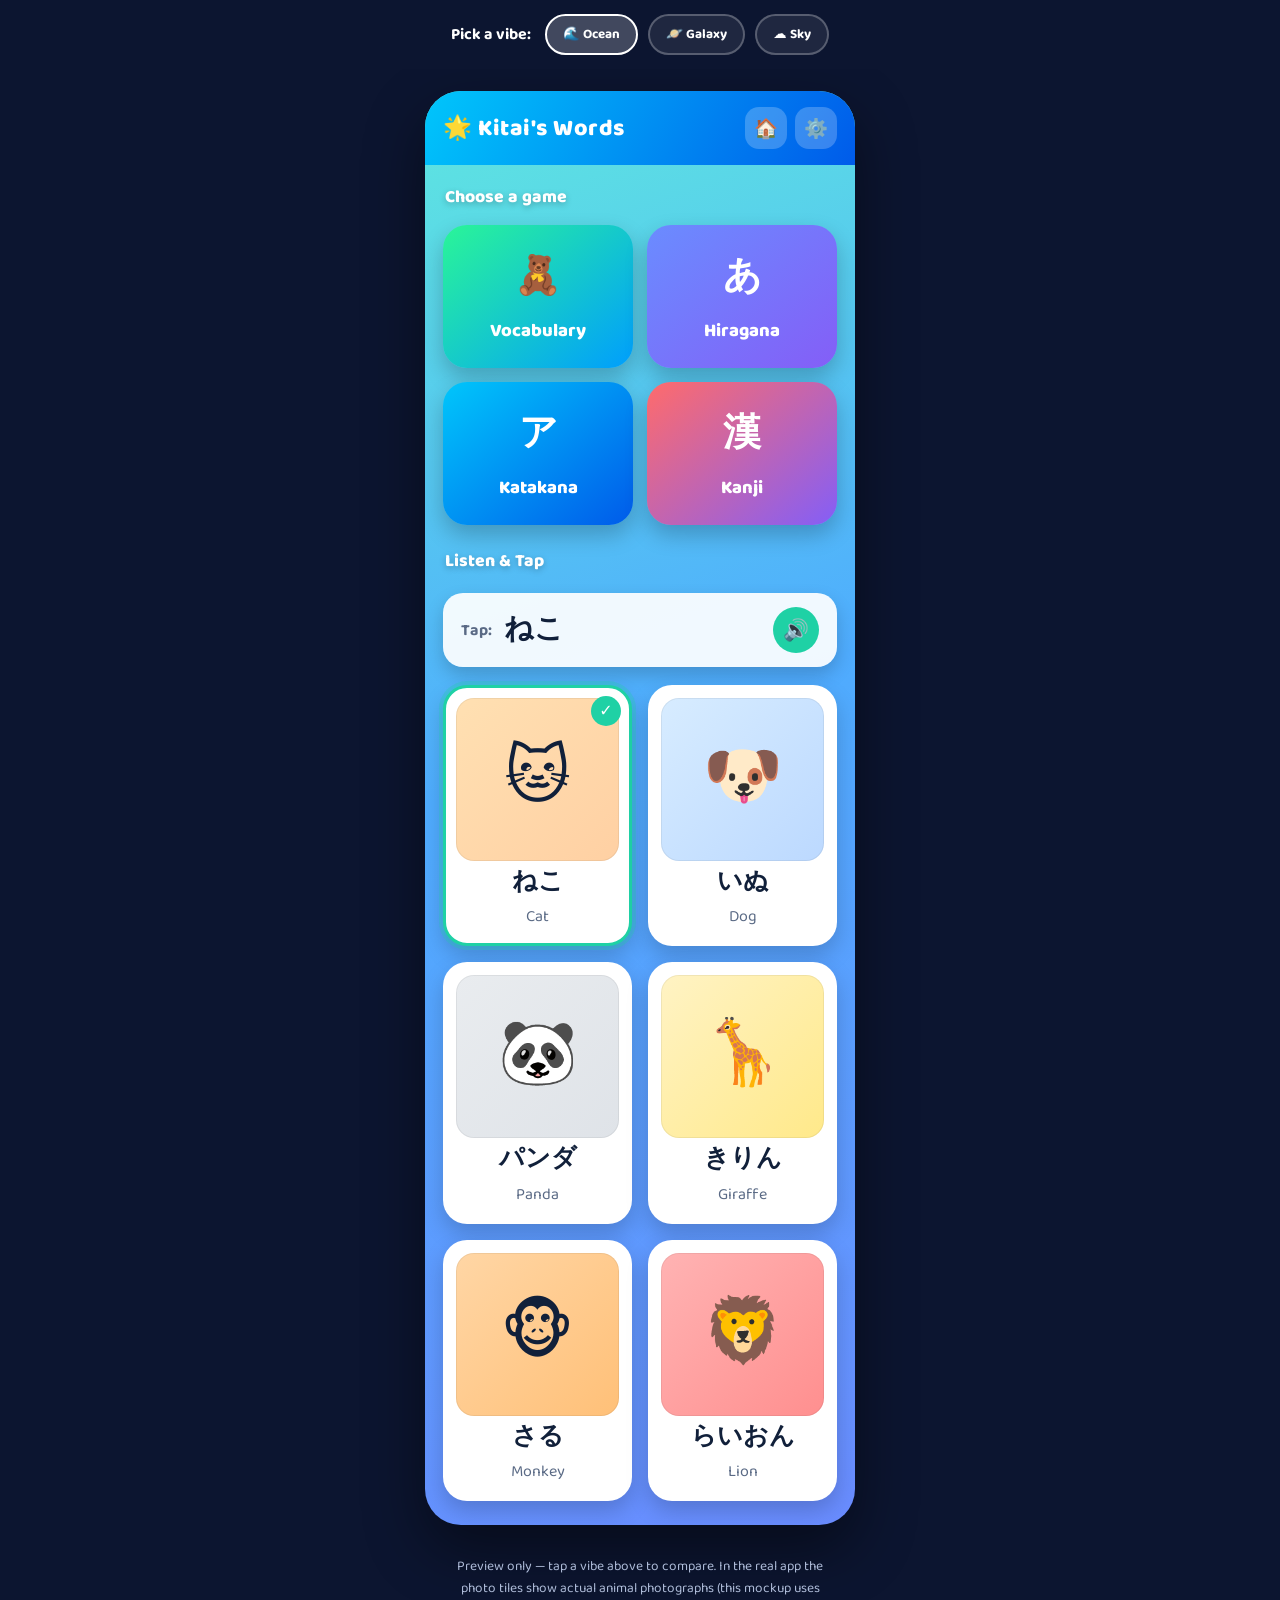
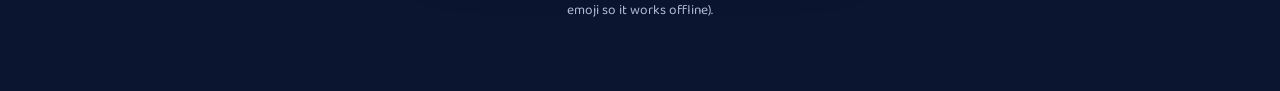
<file: theme-preview.html>
<!DOCTYPE html>
<html lang="en">
<head>
<meta charset="UTF-8" />
<meta name="viewport" content="width=device-width, initial-scale=1.0" />
<title>Kitai's Words — Theme Preview</title>
<style>
  @import url("https://fonts.googleapis.com/css2?family=Baloo+2:wght@500;700;800&display=swap");

  /* ===== THEME VARIANTS (the bluish options) ===== */
  :root[data-theme="ocean"] {
    --bg: linear-gradient(160deg, #5ee7df 0%, #4facfe 45%, #6a8cff 100%);
    --header: linear-gradient(120deg, #00c6fb, #005bea);
    --header-text: #ffffff;
    --accent: #ff6b6b;     /* coral pop */
    --accent-2: #1fd1a5;   /* mint */
    --accent-3: #845ef7;   /* purple */
    --tile-1: linear-gradient(140deg, #2af598, #009efd);
    --tile-2: linear-gradient(140deg, #6a8cff, #845ef7);
    --tile-3: linear-gradient(140deg, #00c6fb, #005bea);
  }
  :root[data-theme="galaxy"] {
    --bg: linear-gradient(160deg, #3a1c71 0%, #2b5bd7 50%, #00c6fb 100%);
    --header: linear-gradient(120deg, #7b2ff7, #2b5bd7);
    --header-text: #ffffff;
    --accent: #ff8fab;
    --accent-2: #38f9d7;
    --accent-3: #ffd93d;
    --tile-1: linear-gradient(140deg, #f857a6, #7b2ff7);
    --tile-2: linear-gradient(140deg, #43cea2, #185a9d);
    --tile-3: linear-gradient(140deg, #4e54c8, #00c6fb);
  }
  :root[data-theme="sky"] {
    --bg: linear-gradient(160deg, #a1ffce 0%, #5ee7ff 40%, #4f9cff 100%);
    --header: linear-gradient(120deg, #2af5e0, #2b8cff);
    --header-text: #053b6b;
    --accent: #ff7a59;
    --accent-2: #12b886;
    --accent-3: #5b6cff;
    --tile-1: linear-gradient(140deg, #38f9d7, #43a9ff);
    --tile-2: linear-gradient(140deg, #5b9df9, #6a5bff);
    --tile-3: linear-gradient(140deg, #56ccf2, #2b8cff);
  }

  * { box-sizing: border-box; }
  body {
    margin: 0;
    font-family: "Baloo 2", "Segoe UI", system-ui, sans-serif;
    background: #0c1530;
    color: #11203a;
    padding-bottom: 40px;
  }

  /* ===== Theme switcher bar ===== */
  .switcher {
    display: flex;
    gap: 10px;
    flex-wrap: wrap;
    align-items: center;
    justify-content: center;
    padding: 14px;
    background: #0c1530;
    color: #fff;
    position: sticky;
    top: 0;
    z-index: 10;
  }
  .switcher span { font-weight: 700; margin-right: 4px; }
  .switcher button {
    border: 2px solid rgba(255,255,255,0.25);
    background: rgba(255,255,255,0.08);
    color: #fff;
    font-family: inherit;
    font-weight: 700;
    padding: 8px 16px;
    border-radius: 999px;
    cursor: pointer;
  }
  .switcher button.active { border-color: #fff; background: rgba(255,255,255,0.22); }

  /* ===== Phone frame ===== */
  .phone {
    max-width: 430px;
    margin: 22px auto;
    background: var(--bg);
    border-radius: 36px;
    overflow: hidden;
    box-shadow: 0 24px 60px rgba(0,0,0,0.45);
    min-height: 820px;
  }

  header {
    display: flex;
    justify-content: space-between;
    align-items: center;
    padding: 16px 18px;
    background: var(--header);
    color: var(--header-text);
    font-weight: 800;
    letter-spacing: 0.5px;
  }
  .logo { font-size: 1.45rem; display: flex; align-items: center; gap: 8px; }
  .header-actions { display: flex; gap: 8px; }
  .header-actions button {
    width: 42px; height: 42px;
    border: none; border-radius: 14px;
    background: rgba(255,255,255,0.22);
    color: var(--header-text);
    font-size: 1.2rem; cursor: pointer;
  }

  .section-title {
    color: #fff;
    font-weight: 800;
    font-size: 1.1rem;
    margin: 18px 20px 6px;
    text-shadow: 0 2px 6px rgba(0,0,0,0.25);
  }

  /* ===== Home tiles ===== */
  .tiles { display: grid; grid-template-columns: 1fr 1fr; gap: 14px; padding: 8px 18px 4px; }
  .tile {
    border-radius: 24px;
    padding: 22px 16px;
    color: #fff;
    font-weight: 800;
    font-size: 1.15rem;
    text-align: center;
    box-shadow: 0 10px 22px rgba(0,0,0,0.22);
    display: flex; flex-direction: column; align-items: center; gap: 8px;
  }
  .tile .ico { font-size: 2.4rem; }
  .tile.t1 { background: var(--tile-1); }
  .tile.t2 { background: var(--tile-2); }
  .tile.t3 { background: var(--tile-3); }
  .tile.t4 { background: linear-gradient(140deg, var(--accent), var(--accent-3)); }

  /* ===== Game prompt ===== */
  .prompt {
    margin: 18px 18px 6px;
    background: rgba(255,255,255,0.92);
    border-radius: 20px;
    padding: 14px 18px;
    display: flex; align-items: center; justify-content: center; gap: 12px;
    box-shadow: 0 8px 18px rgba(0,0,0,0.18);
  }
  .prompt .tap { font-weight: 700; color: #5a6a85; }
  .prompt .word { font-size: 1.8rem; font-weight: 800; color: #11203a; }
  .prompt .speak {
    margin-left: auto;
    width: 46px; height: 46px; border: none; border-radius: 50%;
    background: var(--accent-2); color: #fff; font-size: 1.3rem; cursor: pointer;
  }

  /* ===== Cards (the redesign) ===== */
  .cards {
    display: grid; gap: 16px;
    grid-template-columns: repeat(auto-fit, minmax(140px, 1fr));
    padding: 12px 18px 24px;
  }
  .card {
    position: relative;
    background: #fff;
    border: 3px solid transparent;
    border-radius: 24px;
    box-shadow: 0 10px 22px rgba(0,0,0,0.18);
    padding: 10px 10px 14px;
    text-align: center;
    display: flex; flex-direction: column; gap: 8px;
  }
  .card .photo {
    width: 100%;
    aspect-ratio: 1 / 1;
    border-radius: 18px;
    display: grid; place-items: center;
    font-size: 4rem;
    box-shadow: inset 0 0 0 1px rgba(0,0,0,0.06);
  }
  .card .label-ja { font-size: 1.55rem; font-weight: 800; line-height: 1.1; }
  .card .label-en { font-size: 1rem; color: #5a6a85; }
  .card.correct {
    border-color: var(--accent-2);
    box-shadow: 0 0 0 4px color-mix(in srgb, var(--accent-2) 28%, transparent), 0 10px 22px rgba(0,0,0,0.18);
  }
  .badge {
    position: absolute; top: 8px; right: 8px;
    width: 30px; height: 30px; border-radius: 50%;
    background: var(--accent-2); color: #fff;
    display: grid; place-items: center; font-weight: 800;
  }

  .footnote {
    max-width: 430px; margin: 0 auto; color: #aebbd8;
    text-align: center; font-size: 0.85rem; padding: 8px 20px 30px;
  }
</style>
</head>
<body>
  <div class="switcher">
    <span>Pick a vibe:</span>
    <button data-set="ocean" class="active">🌊 Ocean</button>
    <button data-set="galaxy">🪐 Galaxy</button>
    <button data-set="sky">☁️ Sky</button>
  </div>

  <div class="phone" id="phone">
    <header>
      <div class="logo">🌟 Kitai's Words</div>
      <div class="header-actions">
        <button title="Home">🏠</button>
        <button title="Settings">⚙️</button>
      </div>
    </header>

    <div class="section-title">Choose a game</div>
    <div class="tiles">
      <div class="tile t1"><div class="ico">🧸</div>Vocabulary</div>
      <div class="tile t2"><div class="ico">あ</div>Hiragana</div>
      <div class="tile t3"><div class="ico">ア</div>Katakana</div>
      <div class="tile t4"><div class="ico">漢</div>Kanji</div>
    </div>

    <div class="section-title">Listen &amp; Tap</div>
    <div class="prompt">
      <span class="tap">Tap:</span>
      <span class="word">ねこ</span>
      <button class="speak" title="Play sound">🔊</button>
    </div>

    <div class="cards">
      <div class="card correct">
        <div class="badge">✓</div>
        <div class="photo" style="background:linear-gradient(135deg,#ffe0b2,#ffd0a3)">🐱</div>
        <div class="label-ja">ねこ</div>
        <div class="label-en">Cat</div>
      </div>
      <div class="card">
        <div class="photo" style="background:linear-gradient(135deg,#d7ecff,#bcd9ff)">🐶</div>
        <div class="label-ja">いぬ</div>
        <div class="label-en">Dog</div>
      </div>
      <div class="card">
        <div class="photo" style="background:linear-gradient(135deg,#e9ecef,#dfe3e8)">🐼</div>
        <div class="label-ja">パンダ</div>
        <div class="label-en">Panda</div>
      </div>
      <div class="card">
        <div class="photo" style="background:linear-gradient(135deg,#fff3c4,#ffe98a)">🦒</div>
        <div class="label-ja">きりん</div>
        <div class="label-en">Giraffe</div>
      </div>
      <div class="card">
        <div class="photo" style="background:linear-gradient(135deg,#ffd6a5,#ffc078)">🐵</div>
        <div class="label-ja">さる</div>
        <div class="label-en">Monkey</div>
      </div>
      <div class="card">
        <div class="photo" style="background:linear-gradient(135deg,#ffb3b3,#ff8f8f)">🦁</div>
        <div class="label-ja">らいおん</div>
        <div class="label-en">Lion</div>
      </div>
    </div>
  </div>

  <div class="footnote">
    Preview only — tap a vibe above to compare. In the real app the photo tiles show
    actual animal photographs (this mockup uses emoji so it works offline).
  </div>

<script>
  const root = document.documentElement;
  root.setAttribute("data-theme", "ocean");
  document.querySelectorAll(".switcher button").forEach((b) => {
    b.addEventListener("click", () => {
      document.querySelectorAll(".switcher button").forEach((x) => x.classList.remove("active"));
      b.classList.add("active");
      root.setAttribute("data-theme", b.dataset.set);
    });
  });
</script>
</body>
</html>
</file>
